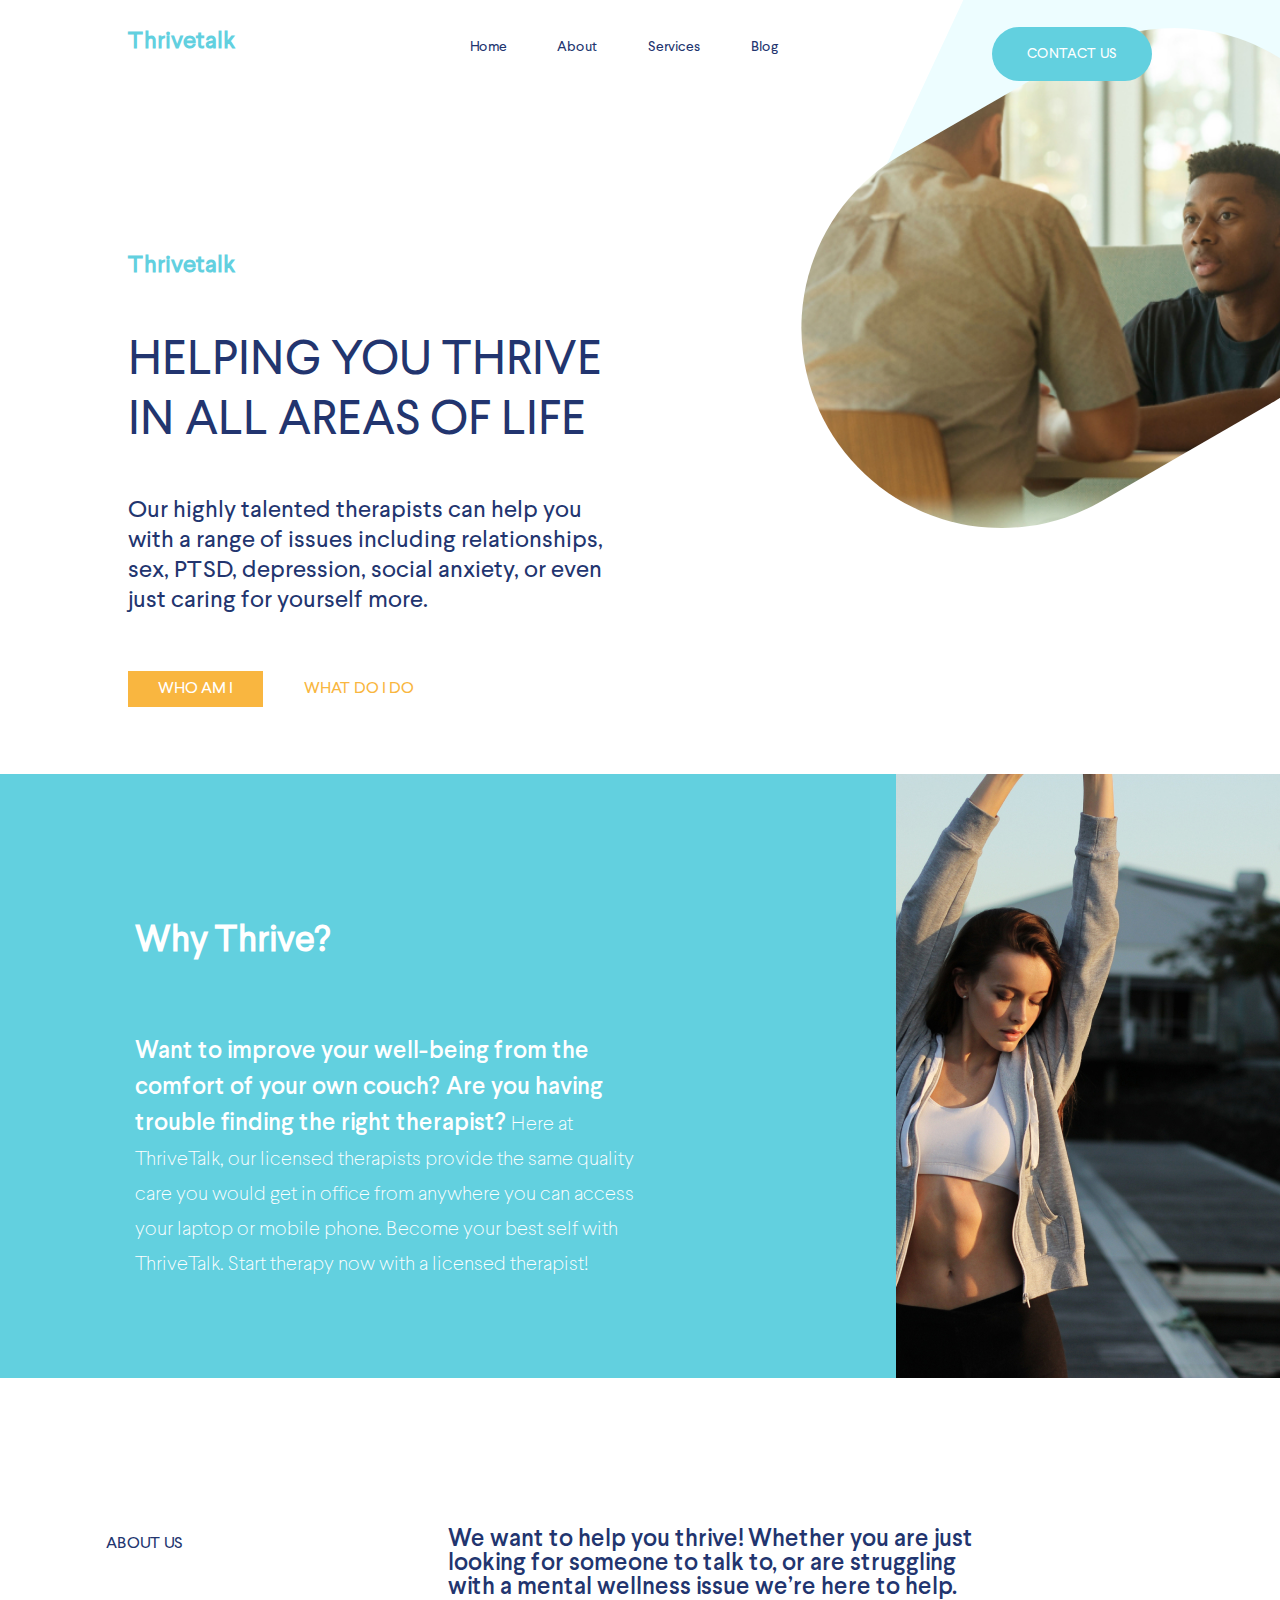
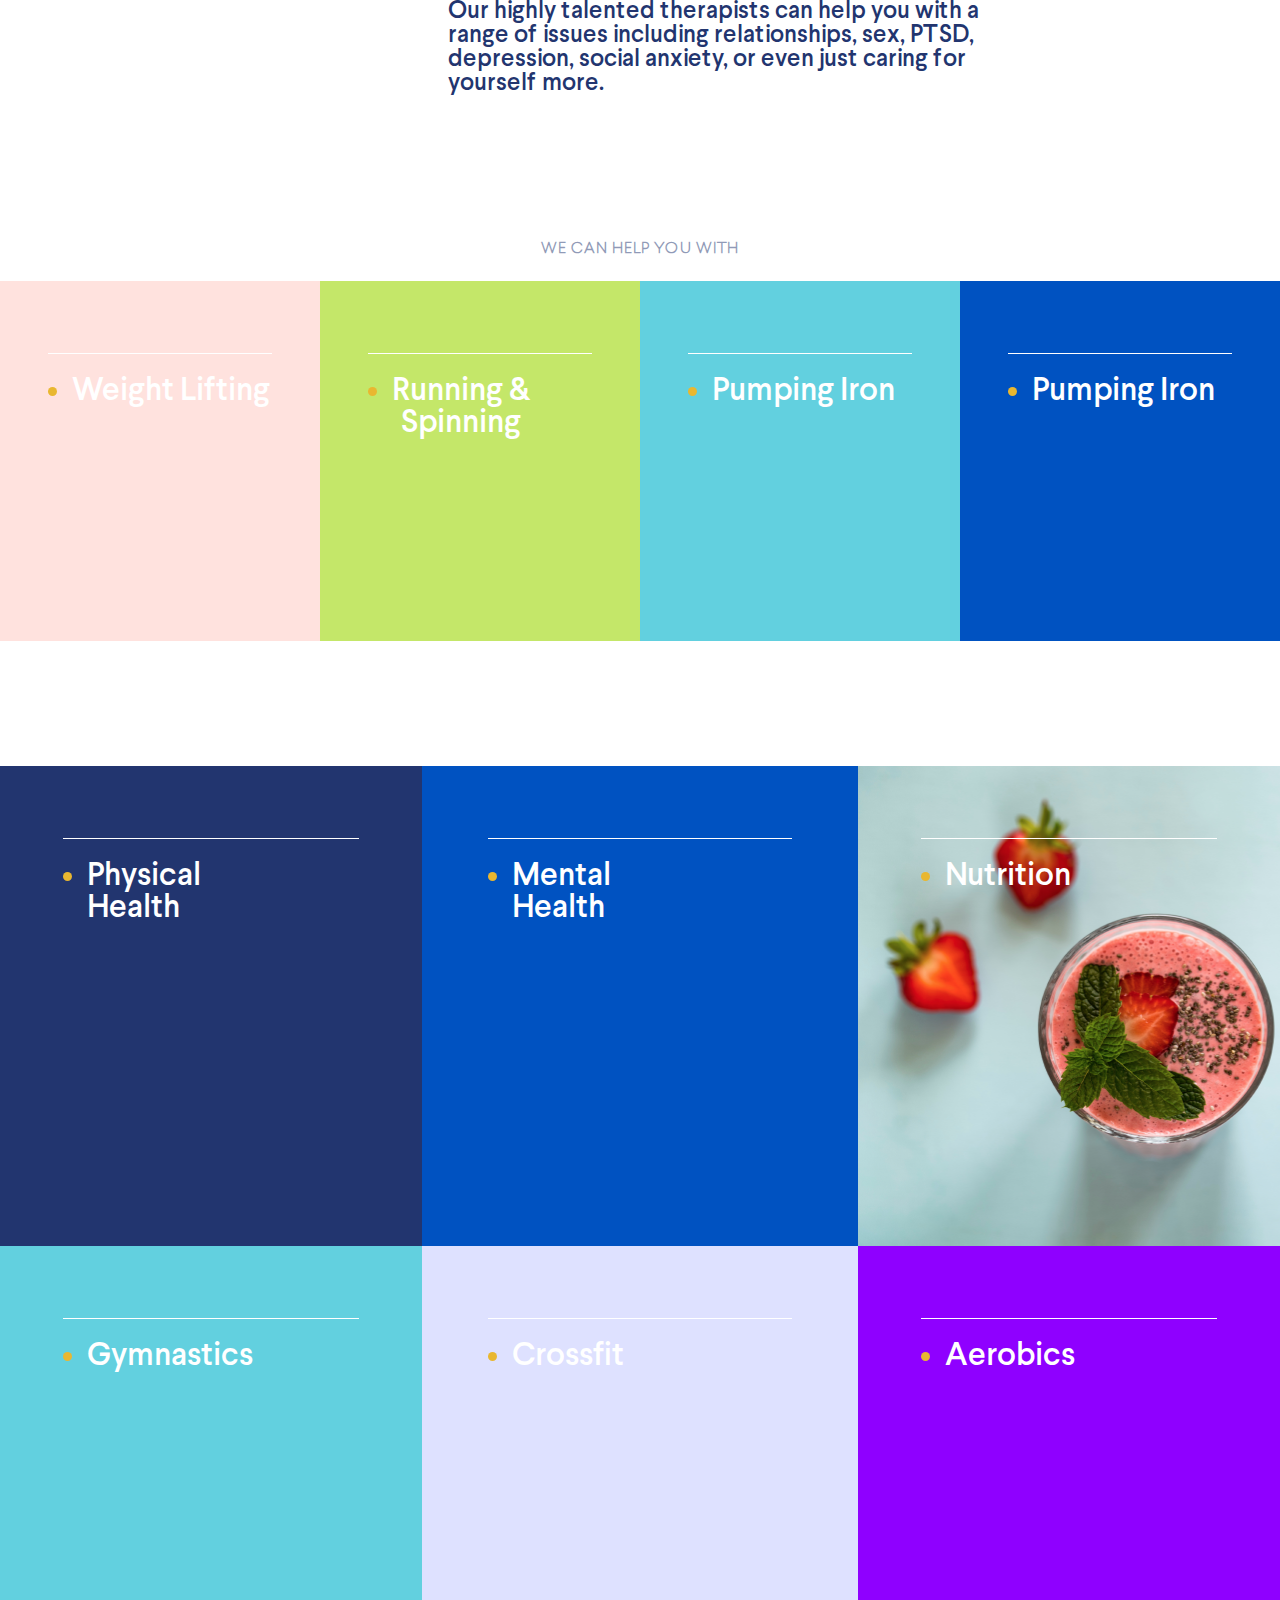
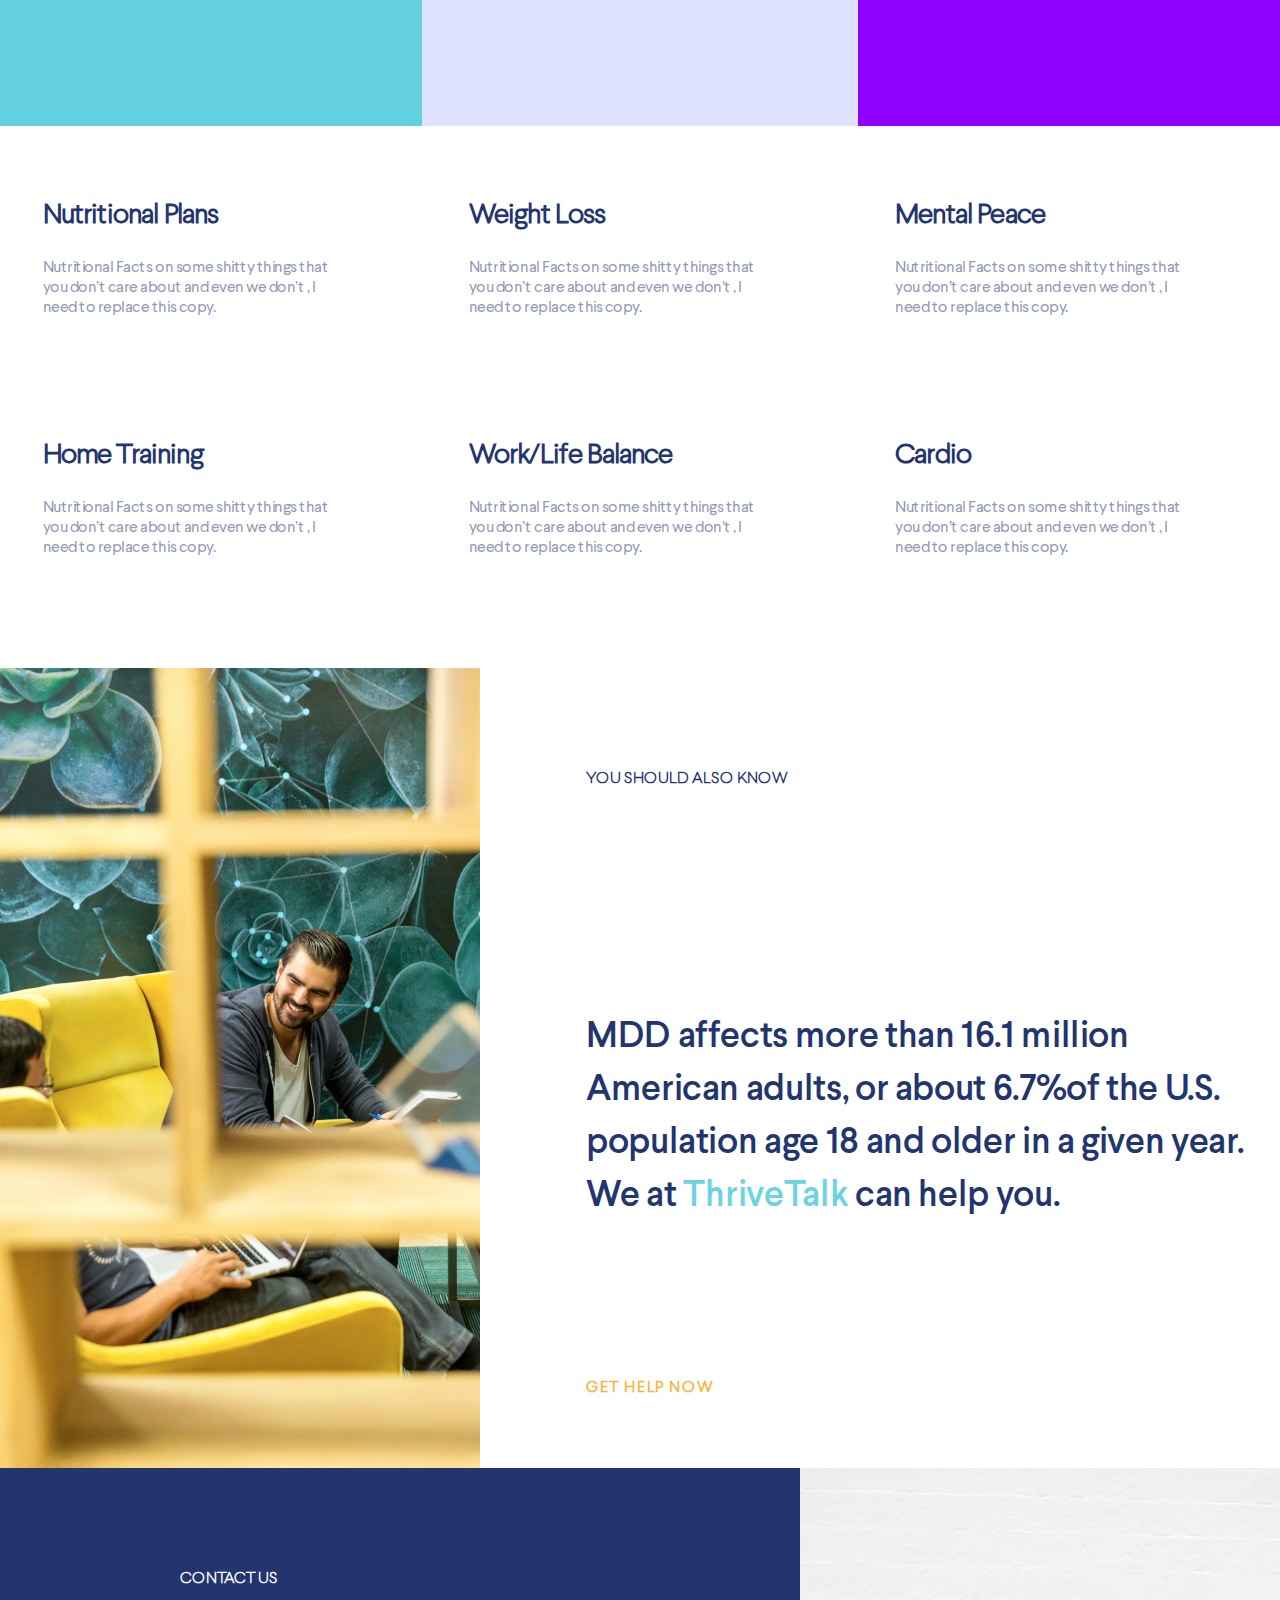
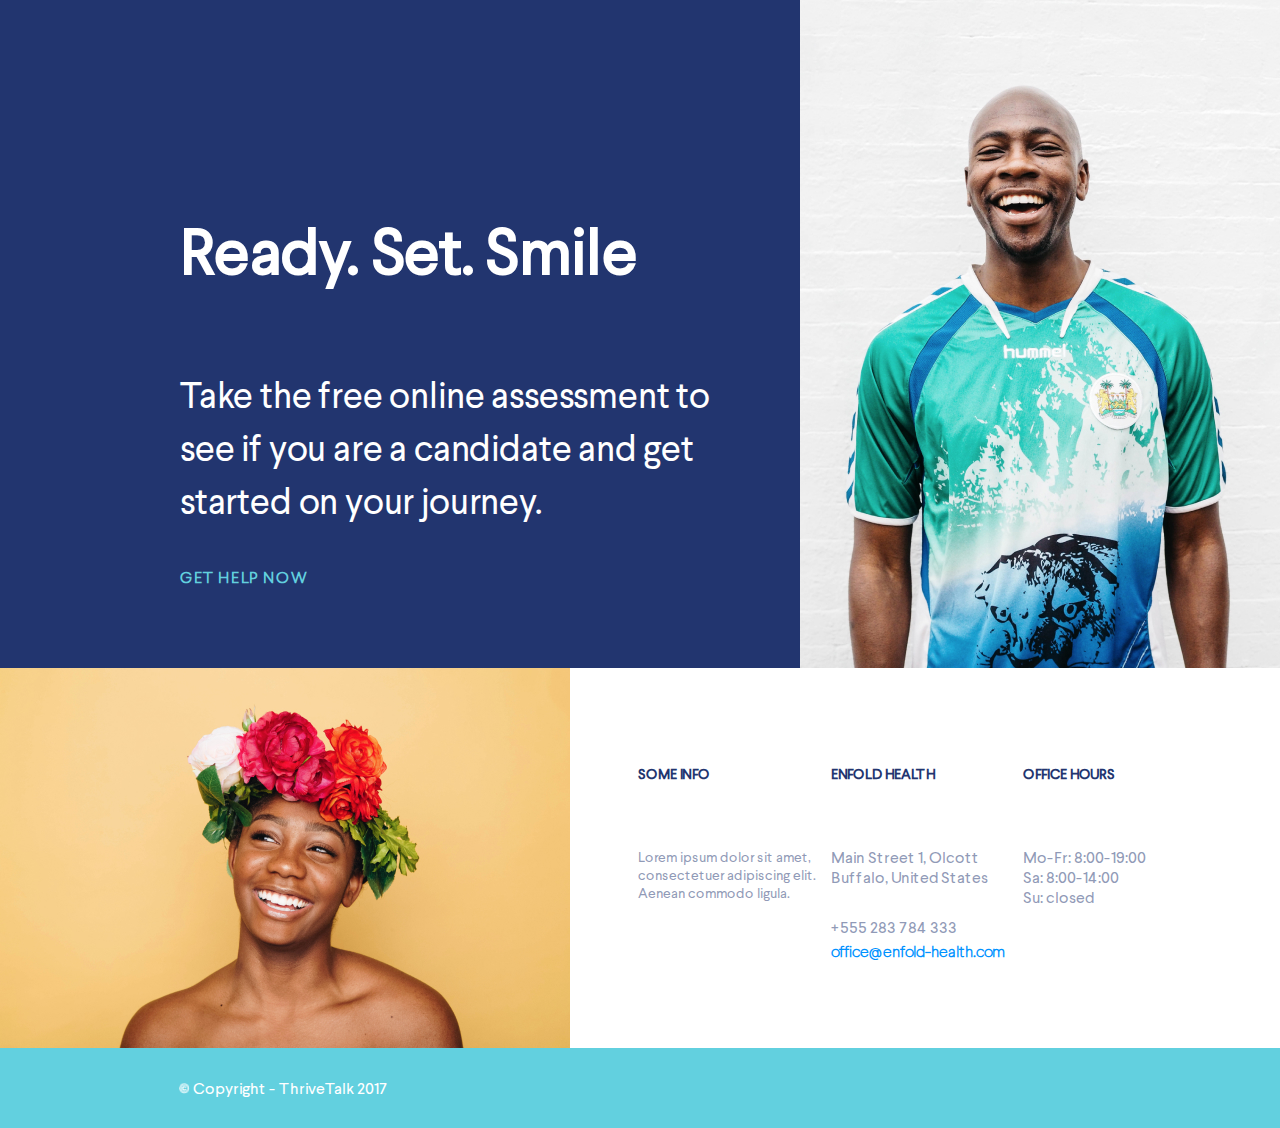
<file: index.html>
<!DOCTYPE html>
<html lang="en">
<head>
    <meta charset="UTF-8">
    <meta name="viewport" content="width=device-width, initial-scale=1.0">
    <title>Thrivetalk</title>
    <link rel="stylesheet" href="style.css">
</head>
<body>
    <header id="header">
        <div class="header__container">
            <div class="logo"><h2><a href="#">Thrivetalk</a></h2></div>
            <div class="header__nav">
                <nav>
                    <ul>
                        <li><a href="#header">Home</a></li>
                        <li><a href="#about__us">About</a></li>
                        <li><a href="#services">Services</a></li>
                        <li><a href="#blog">Blog</a></li>
                    </ul>
                </nav>
            </div>
            <div class="header__contact">
                <a href="#" class="contact__us">Contact us</a>
            </div>
        </div>
        
        <div class="rectangle"></div>
        <div class="pic__abs"><img src="img/linkedin-sales-navigator-406825.jpg" alt=""></div>
    </header>
    <main>
        <section class="home">
            <div class="home__container">
                <h3>Thrivetalk</h3>
                <p class="home__fisrt__p">HELPING YOU THRIVE <br> IN ALL AREAS OF LIFE</p>
                <p class="home__second__p">Our highly talented therapists can help you <br> with a range of issues including relationships, <br> sex, PTSD, depression, social anxiety, or even <br> just caring for yourself more.</p>
                <div class="home__buttons">
                    <a href="#" class="home__first__a">WHO AM I</a>
                    <a href="#" class="home__second__a">WHAT DO I DO</a>
                </div>
                <!-- <div class="white__rect"></div> -->
            </div>
        </section>
            <section class="why__us">
                <div class="why__us__container">
                    <div class="why__us__text">
                        <h3>Why Thrive?</h3>
                        <p><span class="bold__text">Want to improve your well-being from the comfort of your own couch? Are you having trouble finding the right therapist?</span> Here at ThriveTalk, our licensed therapists provide the same quality care you would get in office from anywhere you can access your laptop or mobile phone. Become your best self with ThriveTalk. Start therapy now with a licensed therapist!</p>
                    </div>
                    <div class="why__us__pic"></div>
                </div>
            </section>
            <section class="about__us" id="about__us">
                <div class="about__us__container">
                    <div class="about__heading"><p>ABOUT US</p></div>
                    <div class="about__text"><p>We want to help you thrive! Whether you are just looking for someone to talk to, or are struggling with a mental wellness issue we’re here to help. Our highly talented therapists can help you with a range of issues including relationships, sex, PTSD, depression, social anxiety, or even just caring for yourself more.</p></div>
                </div>
            </section>
            <section class="services" id="services">
                <h3>WE CAN HELP YOU WITH</h3>
                <div class="services__container">
                    <div class="first__block">
                        <div class="inside__serv">
                            <div class="line"> 
                                <div class="dot"></div>
                                <p>Weight Lifting</p>
                            </div>
                        </div>
                    </div>
                    <div class="second__block">
                        <div class="inside__serv">
                            <div class="line"> 
                                <div class="dot"></div>
                                <p>Running &<br>Spinning</p>
                            </div>
                        </div>
                    </div>
                    <div class="third__block">
                        <div class="inside__serv">
                            <div class="line"> 
                                <div class="dot"></div>
                                <p>Pumping Iron</p>
                            </div>
                        </div>
                    </div>
                    <div class="fourth__block">
                        <div class="inside__serv">
                            <div class="line"> 
                                <div class="dot"></div>
                                <p>Pumping Iron</p>
                            </div>
                        </div>
                    </div>
                </div>
            </section>
            <section class="services__four">
                <div class="services__four__container">
                    <div class="fix" id="first__four">
                        <div class="inside__serv">
                            <div class="line"> 
                                <div class="dot"></div>
                                <p>Physical<br>Health</p>
                            </div>
                        </div>
                    </div>
                    <div class="fix" id="second__four">
                        <div class="inside__serv">
                            <div class="line"> 
                                <div class="dot"></div>
                                <p>Mental <br>Health</p>
                            </div>
                        </div>
                    </div>
                    <div class="fix" id="third__four">
                        <div class="inside__serv">
                            <div class="line"> 
                                <div class="dot"></div>
                                <p>Nutrition</p>
                            </div>
                        </div>
                    </div>
                    <div class="fix" id="fourth__four">
                        <div class="inside__serv">
                            <div class="line"> 
                                <div class="dot"></div>
                                <p>Gymnastics</p>
                            </div>
                        </div>
                    </div>
                    <div class="fix" id="fifth__four">
                        <div class="inside__serv">
                            <div class="line"> 
                                <div class="dot"></div>
                                <p>Crossfit</p>
                            </div>
                        </div>
                    </div>
                    <div class="fix" id="sixth__four">
                        <div class="inside__serv">
                            <div class="line"> 
                                <div class="dot"></div>
                                <p>Aerobics</p>
                            </div>
                        </div>
                    </div>
                </div>
            </section>
            <section class="services__text">
                <div class="services__text__container">
                    <div class="foxed">
                        <div id="services__text__first">
                            <h3>Nutritional Plans</h3>
                            <p>Nutritional Facts on some shitty things that you don’t care about and even we don’t , I need to replace this copy.</p>
                        </div>
                    </div>
                    <div class="foxed">
                        <div id="services__text__second">
                            <h3>Weight Loss</h3>
                            <p>Nutritional Facts on some shitty things that you don’t care about and even we don’t , I need to replace this copy.</p>
                        </div>
                    </div>
                    <div class="foxed">
                        <div id="services__text__third">
                            <h3>Mental Peace</h3>
                            <p>Nutritional Facts on some shitty things that you don’t care about and even we don’t , I need to replace this copy.</p>
                        </div>
                    </div>
                    <div class="foxed">
                        <div id="services__text__fourth">
                            <h3>Home Training</h3>
                            <p>Nutritional Facts on some shitty things that you don’t care about and even we don’t , I need to replace this copy.</p>
                        </div>
                    </div>
                    <div class="foxed">
                        <div id="services__text__fifth">
                            <h3>Work/Life Balance</h3>
                            <p>Nutritional Facts on some shitty things that you don’t care about and even we don’t , I need to replace this copy.</p>
                        </div>
                    </div>
                    <div class="foxed">
                        <div id="services__text__seventh">
                            <h3>Cardio</h3>
                            <p>Nutritional Facts on some shitty things that you don’t care about and even we don’t , I need to replace this copy.</p>
                        </div>
                    </div>
                </div>
            </section>
            <section class="also__know" id="blog">
                <div class="also__know__container">
                    <div class="also__know__pic"></div>
                    <div class="also__know__text">
                        <h3>YOU SHOULD ALSO KNOW</h3>
                        <p>MDD affects more than 16.1 million American adults, or about 6.7%of the U.S. population age 18 and older in a given year. We at <span class="light__blue">ThriveTalk</span> can help you.</p>
                        <h4><a href="#">GET HELP NOW</a></h4>
                    </div>
                </div>
            </section>
            <section class="contact__us">
                <div class="contact__us__container">
                    <div class="contact__us__text">
                        <h5>CONTACT US</h5>
                        <h3>Ready. Set. Smile</h3>
                        <p>Take the free online assessment to see if you are a candidate and get started on your journey.</p>
                        <h4><a href="#">GET HELP NOW</a></h4> 
                    </div>
                    <div class="contact__us__pic"></div>
                </div>
            </section>
            <section class="almost__footer">
                <div class="almost__container">
                    <div class="almost__pic"></div>
                    <div class="almost__text">
                        <div class="almost__first__block">
                            <h2>SOME INFO</h2>
                            <p>Lorem ipsum dolor sit amet, consectetuer adipiscing elit. Aenean commodo ligula.</p>
                        </div>
                        <div class="almost__second__block">
                            <h2>ENFOLD HEALTH</h2>
                            <p>Main Street 1, Olcott <br> Buffalo, United States</p>
                            <p class="num">+555 283 784 333</p>
                            <h4><a href="#">office@enfold-health.com</a></h4>
                        </div>
                        <div class="almost__third__block">
                            <h2>OFFICE HOURS</h2>
                            <p>Mo-Fr: 8:00-19:00 <br> Sa: 8:00-14:00 <br> Su: closed</p>
                        </div>
                    </div>
                </div>
            </section>
    </main>
    <footer>
        <div class="footer__container">
            <p><img src="img/copyright.png" alt="" class="dot2"> Copyright - ThriveTalk  2017</p>
        </div>
    </footer>
   


    <script src="script.js"></script>
</body>
</html>
</file>
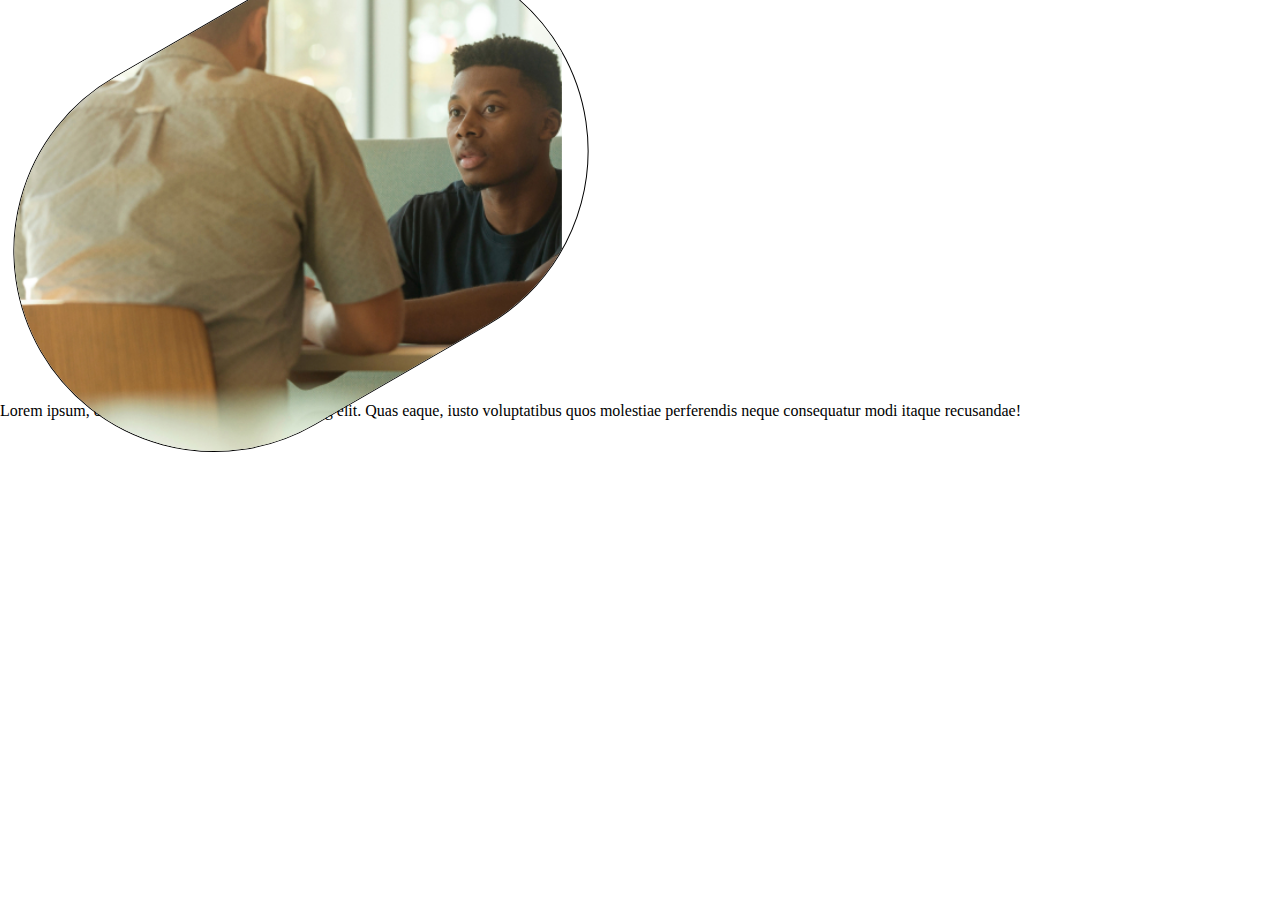
<file: index2.html>
<!DOCTYPE html>
<html lang="en">
<head>
    <meta charset="UTF-8">
    <meta name="viewport" content="width=device-width, initial-scale=1.0">
    <title>Document</title>
    <link rel="stylesheet" href="style2.css">
</head>
<body>
    <div class="div__img"><img src="img/linkedin-sales-navigator-406825.jpg" alt="" class="ass"></div>

    <div class="div__img2"><div class="hole">Lorem ipsum, dolor sit amet consectetur adipisicing elit. Quas eaque, iusto voluptatibus quos molestiae perferendis neque consequatur modi itaque recusandae!</div></div>
</body>
</html>
</file>
<file: style.css>
@font-face {
    font-family: "Larsseit";
    src: url('fonts/Larsseit.ttf');
}

@font-face {
    font-family: "Larsseit-Bold";
    src: url('fonts/Larsseit-Bold.ttf');
}

@font-face {
    font-family: "Larsseit-Medium";
    src: url('fonts/Larsseit-Medium.ttf');
}

@font-face {
    font-family: "Larsseit-Light";
    src: url('fonts/Larsseit-Light.ttf');
}

@font-face {
    font-family: "Larsseit-Thin";
    src: url('fonts/Larsseit-Thin.ttf');
}

* {
    margin: 0;
    padding: 0;
}

body {
    background-color: #ffffff;
    font-family: "Larsseit";
    /* max-width: 1440px; */
    overflow-x: hidden;
    /* margin-right: -10%; */
    /* min-width: 1440px; */
}

li {
    list-style: none;
}

a {
    text-decoration: none;  
}

/* Странная фоточка */

.pic__abs {
    width: 600px;
    height: 400px;
    transform: rotate(-30deg);
    overflow: hidden;
    position: absolute;
    margin-left: 70%;
    border-radius: 200px;
    margin-top: 4%;
    background-position-y: 50%;
}

.pic__abs img {
    max-width: 800px;
    min-height: 700px;
    overflow: hidden;
    transform: rotate(30deg);
    margin-top: -30%;
    margin-left: -15%;
}

.rectangle {
    position: absolute;
    width: 500px;
    height: 400px;
    left: 67%;
    transform: rotate(-65deg);
    margin-top: -5%;
    background: #EDFDFF;
    border-radius: 30%;
}

/* Header */

header {
    width: 80%;
    margin: 0 auto;
    display: flex;
    justify-content: space-around;
    margin-top: 27px;
    /* background: #F4F9E2; */
}

.header__container {
    z-index: 1;
    width: 100%;
    margin: 0 auto;
    display: flex;
    justify-content: space-between;
}

.header__container h2 a {
    font-size: 24px;
    color: #62D0DF;
}

.header__nav {
    margin-left: 5%;
}

.header__container ul {
    display: flex;
}

.header__container ul li {
    margin-top: 11px;
    font-size: 14px;
    margin-right: 30px;
}

.header__container ul li a {
    color: #22356F;
    transition: all.9s ease;
    padding: 10px;
}

.header__container ul li a:hover {
    transition: all.9s ease;
    border-bottom: 1px solid #22356F;
}

.header__contact {
    background-color: #62D0DF;
    color: #ffffff;
    width: 100px;
    /* height: 50px; */
    display: flex;
    justify-content: space-around;
    border-radius: 50px;
    padding: 18px 30px;
}

.header__contact a {
    color: #ffffff;
    text-transform: uppercase;
    font-size: 14px;
}

/* Home */

.home {
    margin-top: 170px;
    display: grid;
    grid-template-columns: auto;
    /* background: #F4F9E2; */
}

.home__container {
    width: 80%;
    margin: 0 auto;
    margin-bottom: 75px;
}

.home__container h3 {
    color: #62D0DF;
    font-size: 24px;
    margin-bottom: 50px;
}

.home__fisrt__p {
    font-size: 48px;
    color: #22356F;
    margin-bottom: 45px;
}

.home__second__p {
    font-size: 24px;
    color: #22356F;
    margin-bottom: 63px;
}

.white__rect {
    background: #ffffff;
    position: absolute;
    margin-left: 70%;
    margin-top: -25%;
    z-index: -1;
    width: 400px;
    height: 360px;
}

.home__first__a {
    padding: 10px 30px;
    background: #F9B640;
    color: #ffffff;
    margin-right: 38px;
    font-size: 16px;
    transition: all.9s ease;
}

.home__first__a:hover {
    transition: all.9s ease;
    background: #d69c37;
    /* dda749 */
}

.home__second__a {
    color: #F9B640;
    transition: all.9s ease;
}

.home__second__a:hover {
    transition: all.9s ease;
    color: #d69c37;
}

/* Why us block */

/* .why__us {
    width: 100%;
} */

.why__us__container {
    margin: 0 auto;
    display: grid;
    grid-template-columns: 70% 30%;
}

.why__us__text {
    padding-left: 135px;
    background: #62D0DF;
    color: #ffffff;
    line-height: 35px;
}

.why__us__text h3 {
    font-size: 36px;
    margin-top: 150px;
    margin-bottom: 75px;
}

.why__us__text p {
    width: 68%;
    font-family: "Larsseit-Thin";
    font-size: 20px;
}

.bold__text {
    font-family: "Larsseit-Medium";
    font-size: 24px;
}

.why__us__pic {
    background: url(img/christopher-campbell-40367.jpg) no-repeat;
    width: 100%;
    height: 604px;
}

/* About us block */

.about__us__container {
    width: 100%;
    height: 463px;
    display: grid;
    grid-template-columns: 35% 65%;
}

.about__heading {
    margin-top: 156px;
    margin-left: 106px;
    color: #22356F;
}

.about__text {
    margin-top: 150px;
    width: 65%;
    color: #22356F;
    font-size: 24px;
    font-family: "Larsseit-Medium";
}

/* Services block */

.services {
    text-align: center;
    height: 525px;
    /* margin: 0 auto; */
}

.services h3 {
    color: rgba(34, 53, 111, 0.5);
    font-size: 16px;
    font-family: "Larsseit-Thin";
    letter-spacing: 0.06em;
    margin-bottom: 24px;
}


.services .services__container {
    display: grid;
    grid-template-columns: 25% 25% 25% 25%;
}


.inside__serv {
    height: 360px;
    display: flex;
    justify-content: center;
}

.line {
    width: 70%;
    max-height: 1px;
    background: #ffffff;
    display: flex;
    justify-content: start;
    margin-top: 72px;
    /* margin-bottom: 23px; */
}

.dot {
    width: 9px;
    height: 9px;
    margin-top: 34px;
    margin-right: 15px;
    border-radius: 50px;
    background: #E9B730;
}

.line p {
    margin-top: 23px;
    font-size: 32px;
    color: #ffffff;
    font-family: "Larsseit-Medium";
}



.services .services__container .first__block {
    background: #FFE2DE;
}

.services .services__container .second__block {
    background: #C4E769;
}

.services .services__container .third__block {
    background: #62D0DF;
}

.services .services__container .fourth__block {
    background: #0052C1;
}

/* Services 4 blocks */

.services__four__container {
    display: grid;
    grid-template-columns: 33% 34% 33%;
}

.fix {
    height: 480px!important;
}

#first__four {
    background: #22356F;
}

#second__four {
    background: #0052C1;
}

#third__four {
    background: url(img/joanna-kosinska-340748.png);
}

#fourth__four {
    background: #62D0DF;
}

#fifth__four {
    background: #DEE1FF;
}

#sixth__four {
    background: #8F00FF;
}

/* ??? */

.services__text {
    width: 100%;
    height: 480px;
    margin-top: 22px;
    background: #ffffff;
}

.services__text .services__text__container {
    display: grid;
    grid-template-columns: 33.3% 33.3% 33.3%;
}

.foxed {
    margin: 0 auto;
    width: 80%;
    display: flex;
    justify-content: start;
    height: 240px;
}

.foxed h3 {
    margin-top: 55px;
    margin-bottom: 28px;
    font-size: 28px;
    color: #22356F;
    font-family: "Larsseit-Light";
    letter-spacing: -0.03em;
}

.foxed p {
    width: 298px;
    font-size: 16px;
    color: rgba(34, 53, 111, 0.5);
    letter-spacing: -0.03em;
}

/* U should also know block */

.also__know__container {
    width: 100%;
    display: grid;
    grid-template-columns: 480px auto;
    margin: 0 auto;
    margin-top: 40px;
}

.also__know__pic {
    background: url(img/402831.png);
    width: 100%;
    height: 800px;
}

.also__know__text {
    margin-left: 106px;
    /* display: flex; */
    /* justify-content: start; */
}

.also__know__text h3 {
    margin-top: 103px;
    font-size: 16px;
    color: #22356F;
    font-family: "Larsseit-Thin";
    margin-bottom: 225px;
}

.also__know__text p {
    font-family: "Larsseit-Medium";
    font-size: 36px;
    width: 676px;
    color: #22356F;
    margin-bottom: 152px;
    line-height: 53px;
    letter-spacing: -0.01em;
}

.also__know__text a {
    font-size: 16px;
    line-height: 23px;
    font-family: "Larsseit-Light";
    letter-spacing: 0.1em;
    line-height: 23px;
    color: #FAB63E;
}

.light__blue {
    color: #6CD3E1;
}

/* Contact Us block */

.contact__us__container {
    width: 100%;
    display: grid;
    grid-template-columns: auto 480px;
}

.contact__us__text {
    background: #22356F;
    padding-left: 180px;
}

.contact__us__text h5 {
    margin-top: 103px;
    font-size: 16px;
    color: #FFFFFF;
    margin-bottom: 230px;
    font-family: "Larsseit-Thin";
}

.contact__us__text h3 {
    font-size: 64px;
    letter-spacing: -0.01em;
    color: #ffffff;
    margin-bottom: 75px;
}

.contact__us__text p {
    width: 579px;
    font-size: 36px;
    letter-spacing: -0.005em;
    color: #ffffff;
    line-height: 53px;
}

.contact__us__text h4 {
    margin-top: 6.5%;
    font-family: "Larsseit-Light";
    letter-spacing: 0.1em;
}

.contact__us__text a {
    color: #62D0DF;
}

.contact__us__pic {
    background: url(img/charles-etoroma-390119.jpg);
    height: 800px;
}

/* Almost footer block */

.almost__container {
    width: 100%;
    display: grid;
    grid-template-columns: 570px auto;
}

.almost__pic {
    background: url(img/autumn-goodman-242825.jpg);
    height: 380px;
}

.almost__text {
    display: grid;
    grid-template-columns: 30% 30% 40%;
    padding-top: 98px;
    padding-left: 68px;
}

.almost__text h2 {
    color: #22356F;
    font-size: 14px;
    letter-spacing: -0.006em;
    margin-bottom: 65px;
}

.almost__text p, .number {
    color: rgba(34, 53, 111, 0.5);
}

.almost__first__block p {
    width: 207px;
    font-size: 14px;
}

.num {
    margin-top: 30px;
}

.almost__second__block h4 {
    font-family: "Larsseit-Thin";
    margin-top: 3%;
}

.almost__second__block a {
    color: #0092FF;
}

/* Footer block */

.footer__container {
    width: 100%;
    height: 80px;
    background: #62D0DF;
    color: #ffffff;
    display: flex;
    padding-left: 179px;
}

.footer__container p {
    margin-top: 32px;
}

.dot2 {
    width: 11px;
    height: 11px;
    margin-top: 2px;
}
</file>
<file: style2.css>
* {
    margin: 0;
    padding: 0;
}

.div__img {
    width: 600px;
    height: 400px;
    transform: rotate(-30deg);
    border: 1px solid black;
    overflow: hidden;
    border-radius: 250px;
    background-position-y: 50%;
}

.div__img .ass{
    max-width: 800px;
    min-height: 700px;
    overflow: hidden;
    transform: rotate(30deg);
    margin-top: -30%;
    margin-left: -5%;

}
</file>
